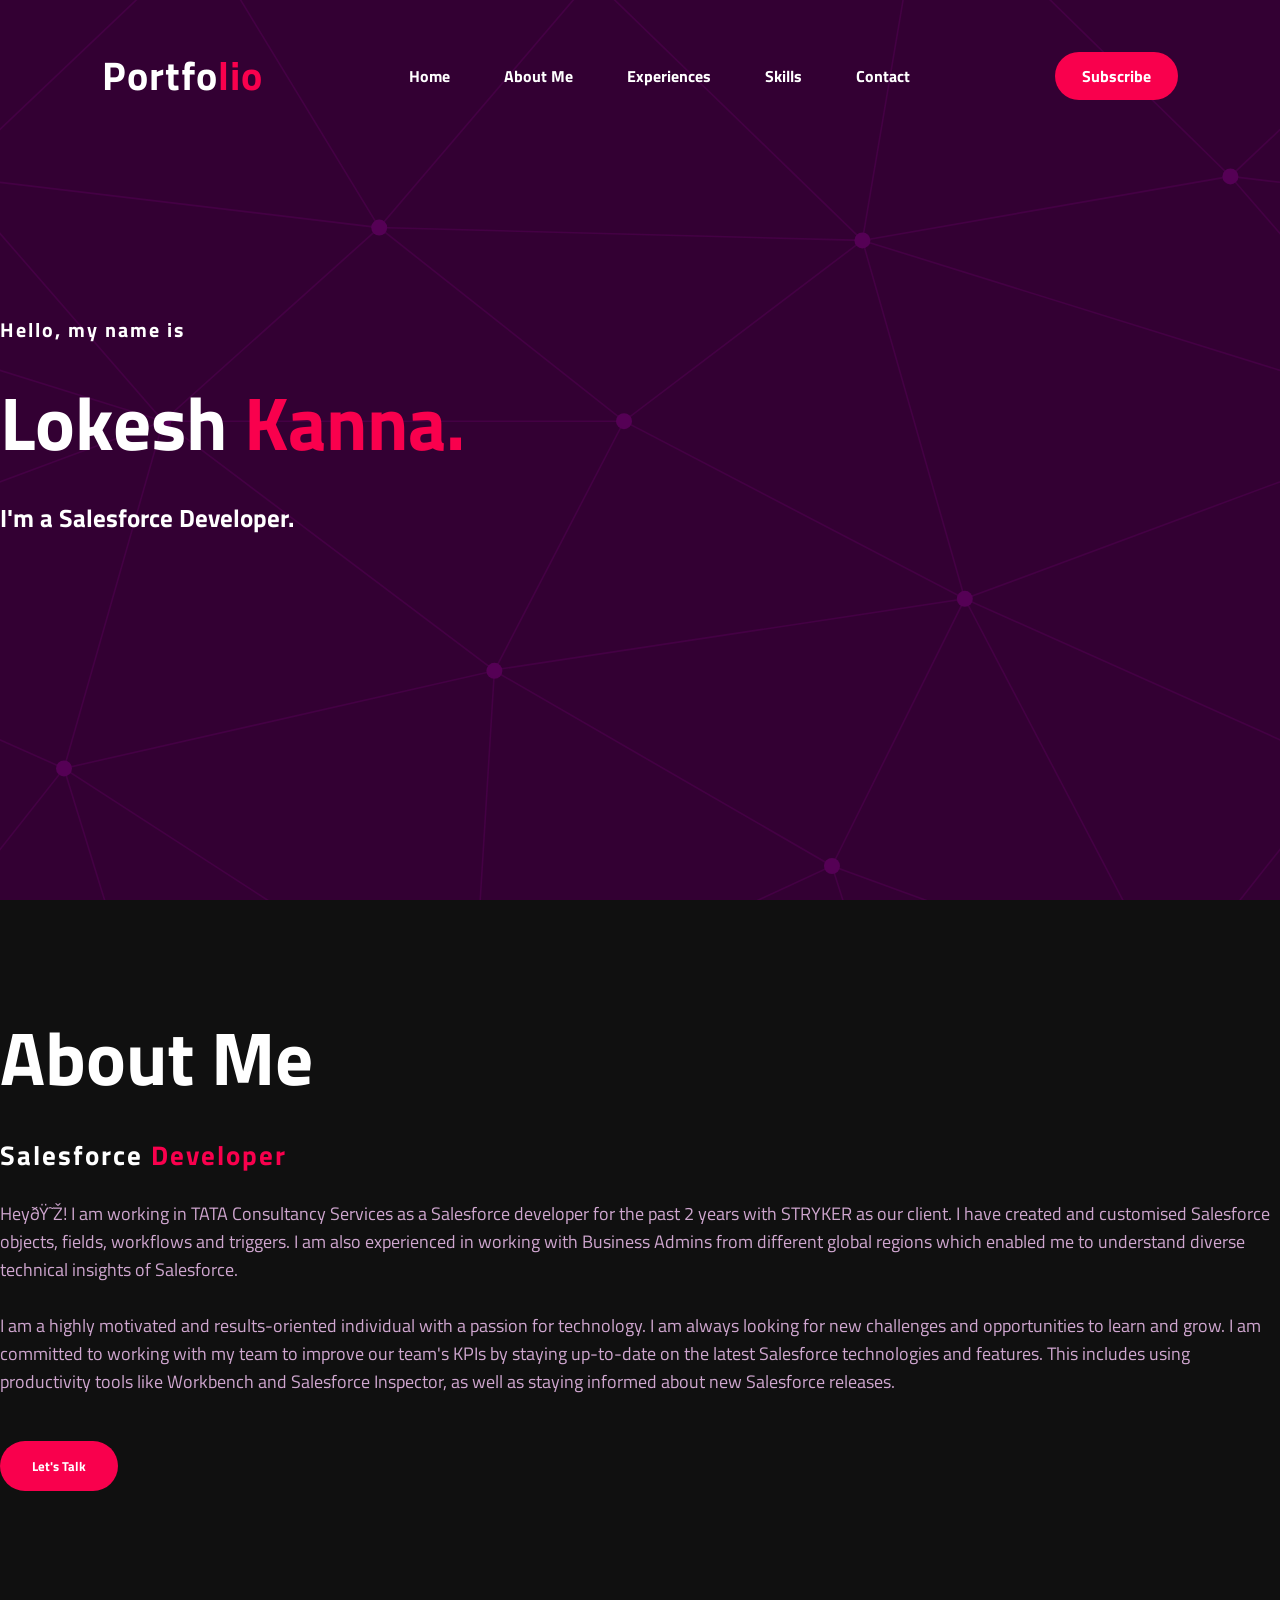
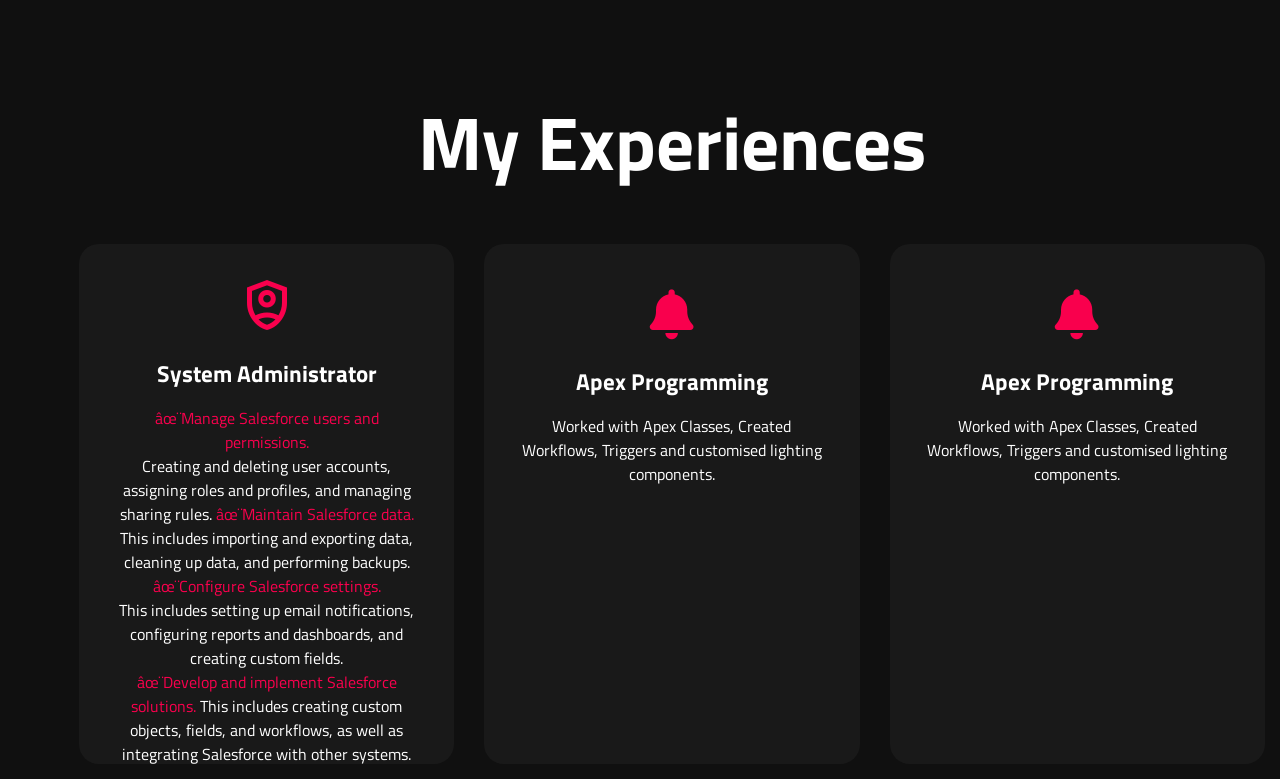
<file: index.html>
<!DOCTYPE html>
<html>
<head>
    <title>Portfolio website</title>
    <link rel="stylesheet" type="text/css" href="Style.css">
    <link rel="preconnect" href="https://fonts.googleapis.com">
    <link rel="preconnect" href="https://fonts.gstatic.com" crossorigin>
    <link href="https://fonts.googleapis.com/css2?family=Titillium+Web&display=swap" rel="stylesheet">
    <link rel="stylesheet" href="https://cdnjs.cloudflare.com/ajax/libs/font-awesome/6.4.0/css/all.min.css" integrity="sha512-iecdLmaskl7CVkqkXNQ/ZH/XLlvWZOJyj7Yy7tcenmpD1ypASozpmT/E0iPtmFIB46ZmdtAc9eNBvH0H/ZpiBw==" crossorigin="anonymous" referrerpolicy="no-referrer" />
    <link rel="stylesheet" href="https://fonts.googleapis.com/css2?family=Material+Symbols+Outlined:opsz,wght,FILL,GRAD@20..48,100..700,0..1,-50..200" />
</head>
<body>
    <!---Section 1--->
    <div class="hero">
        <nav>
            <h2 class="logo">Portfo<span>lio</span></h2>
            <ul>
            <li><a href="#">Home</a></li>
            <li><a href="#">About Me</a></li>
            <li><a href="#">Experiences</a></li>
            <li><a href="#">Skills</a></li>
            <li><a href="#">Contact</a></li>
            </ul>
            <a href="#" class="btn">Subscribe</a>
        </nav>
        <div class="content">
            <h4>Hello, my name is</h4>
            <h1>Lokesh <span> Kanna.</span></h1>
            <h3>I'm a Salesforce Developer.</h3>
            </div>
        </div>  
    </div>

    <!--About Section-->
    <section class = "about">
        <div class="main">
            <div class="about-text">
                <h2>About me</h2>
                <h5>Salesforce <span>Developer</span></h5>
                <p>Hey😎! I am working in TATA Consultancy Services as a Salesforce developer for the past 2 years with STRYKER as our client. I have created and customised Salesforce
                    objects, fields, workflows and triggers. I am also experienced in working with Business Admins from different global regions which enabled me to understand diverse technical insights of Salesforce. 
                    <br>
                    <br>
                    I am a highly motivated and results-oriented individual with a passion for technology. I am always looking for new challenges and opportunities to learn and grow.
                    I am committed to working with my team to improve our team's KPIs by staying up-to-date on the latest Salesforce technologies and features. This includes using productivity tools like Workbench and Salesforce Inspector, as well as staying informed about new Salesforce releases.
                </p>
                <button type="button">Let's Talk</a></button>
            </div>
        </div>
    </section>

    <!--Experince Section-->
    <div class="Experience">
        <div class="title">
            <h2>My Experiences</h2>
        </div>
        <div class ="box">
            <div class ="card">
                <style>
                    .material-symbols-outlined {
                      font-variation-settings:
                      'FILL' 0,
                      'wght' 400,
                      'GRAD' 0,
                      'opsz' 
                    }
                    </style>
                <br>
                <span class="material-symbols-outlined">shield_person</span>
                <h5><br>System Administrator</h5>
                <div class="Pra">
                <p><span>✨Manage Salesforce users and permissions.</span>
                    <br>
                    Creating and deleting user accounts, assigning roles and profiles, and managing sharing rules.</span>
                    <span>✨Maintain Salesforce data.</span>
                    <br>
                    This includes importing and exporting data, cleaning up data, and performing backups.
                    <span>✨Configure Salesforce settings.</p></span>
                    This includes setting up email notifications, configuring reports and dashboards, and creating custom fields.
                    <br>
                    <span>✨Develop and implement Salesforce solutions.</span>
                    This includes creating custom objects, fields, and workflows, as well as integrating Salesforce with other systems.
                    </p>            
                <p style="text-align:center">
                </div>
            </div>
            <div class ="card">
                <i class="fa-solid fa-bell"></i>
                <h5>Apex Programming</h5>
                <div class="Pra">
                <p>Worked with Apex Classes, Created Workflows, Triggers and customised lighting components.</p>            
                </div>
            </div>
            <div class ="card">
                <i class="fa-solid fa-bell"></i>
                <h5>Apex Programming</h5>
                <div class="Pra">
                <p>Worked with Apex Classes, Created Workflows, Triggers and customised lighting components.</p>            
                </div>
            </div>
        </div>
    </div>
</body>
</html>
</file>
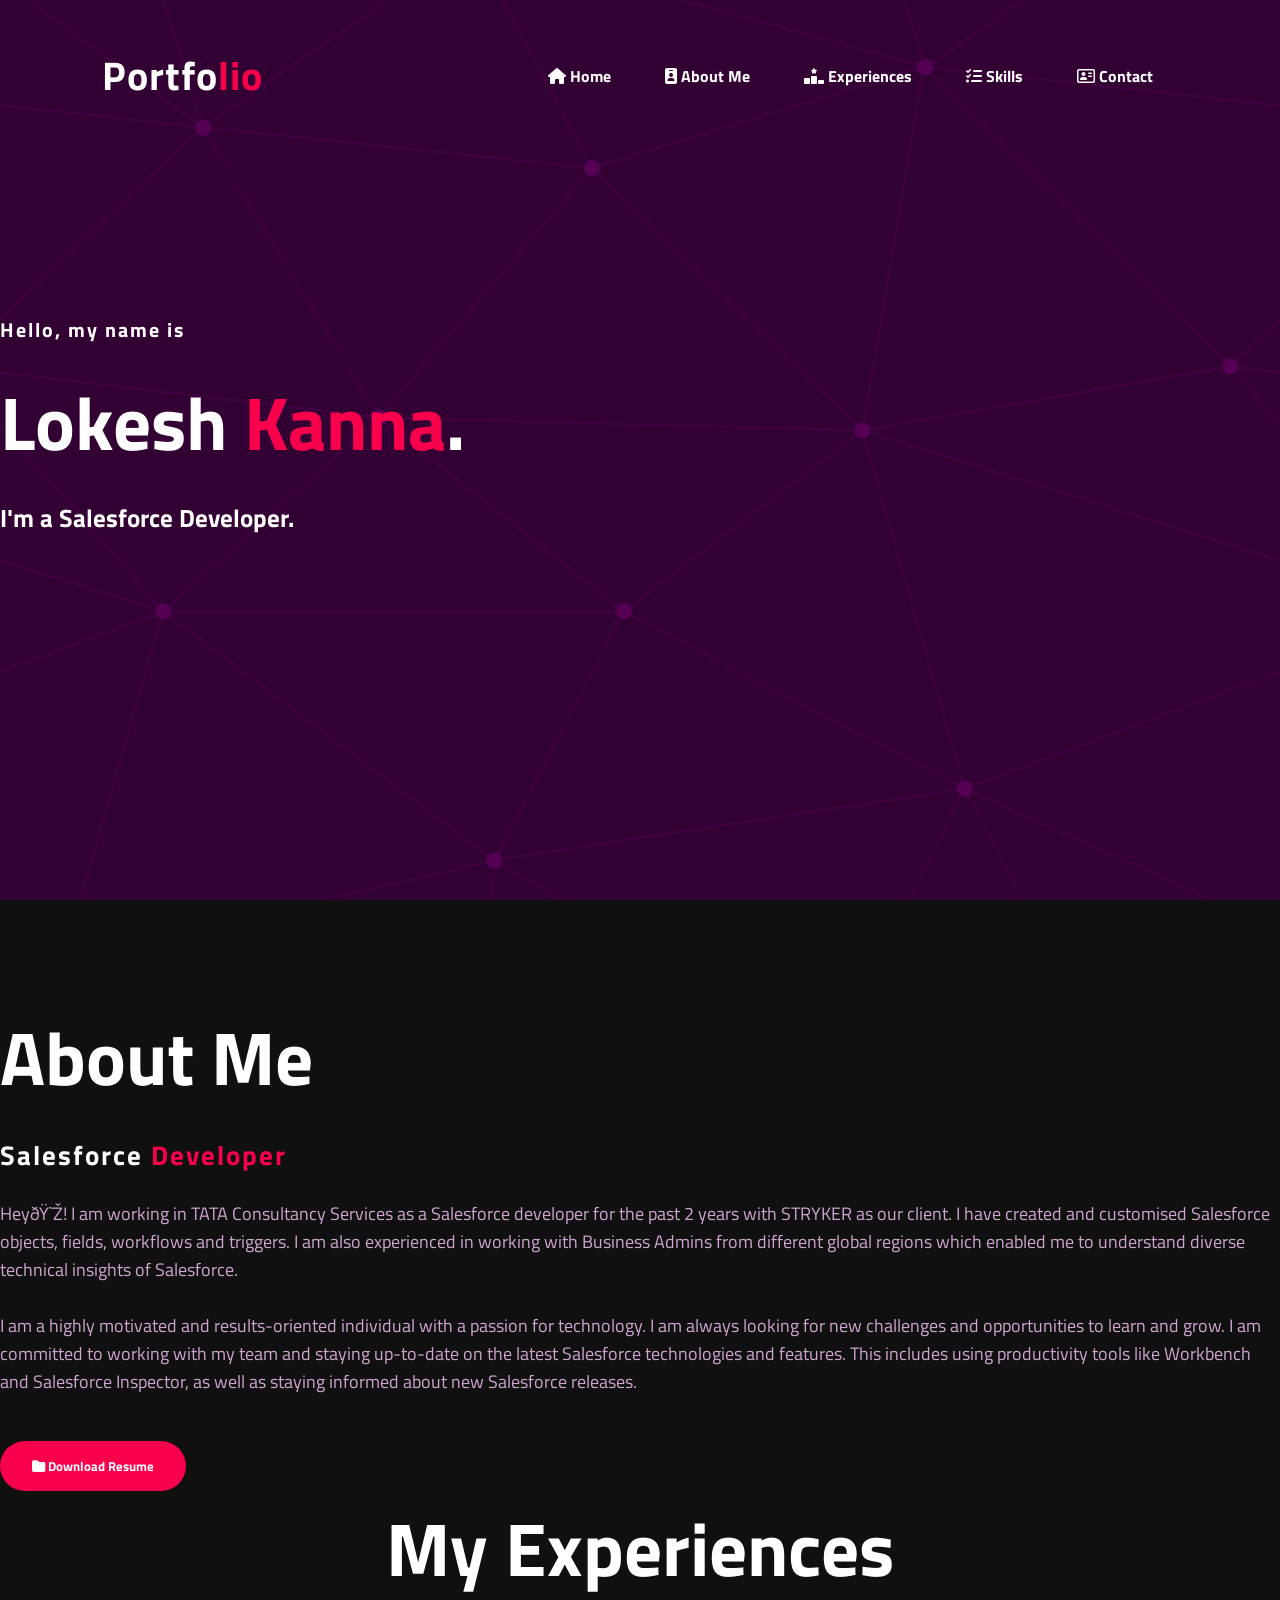
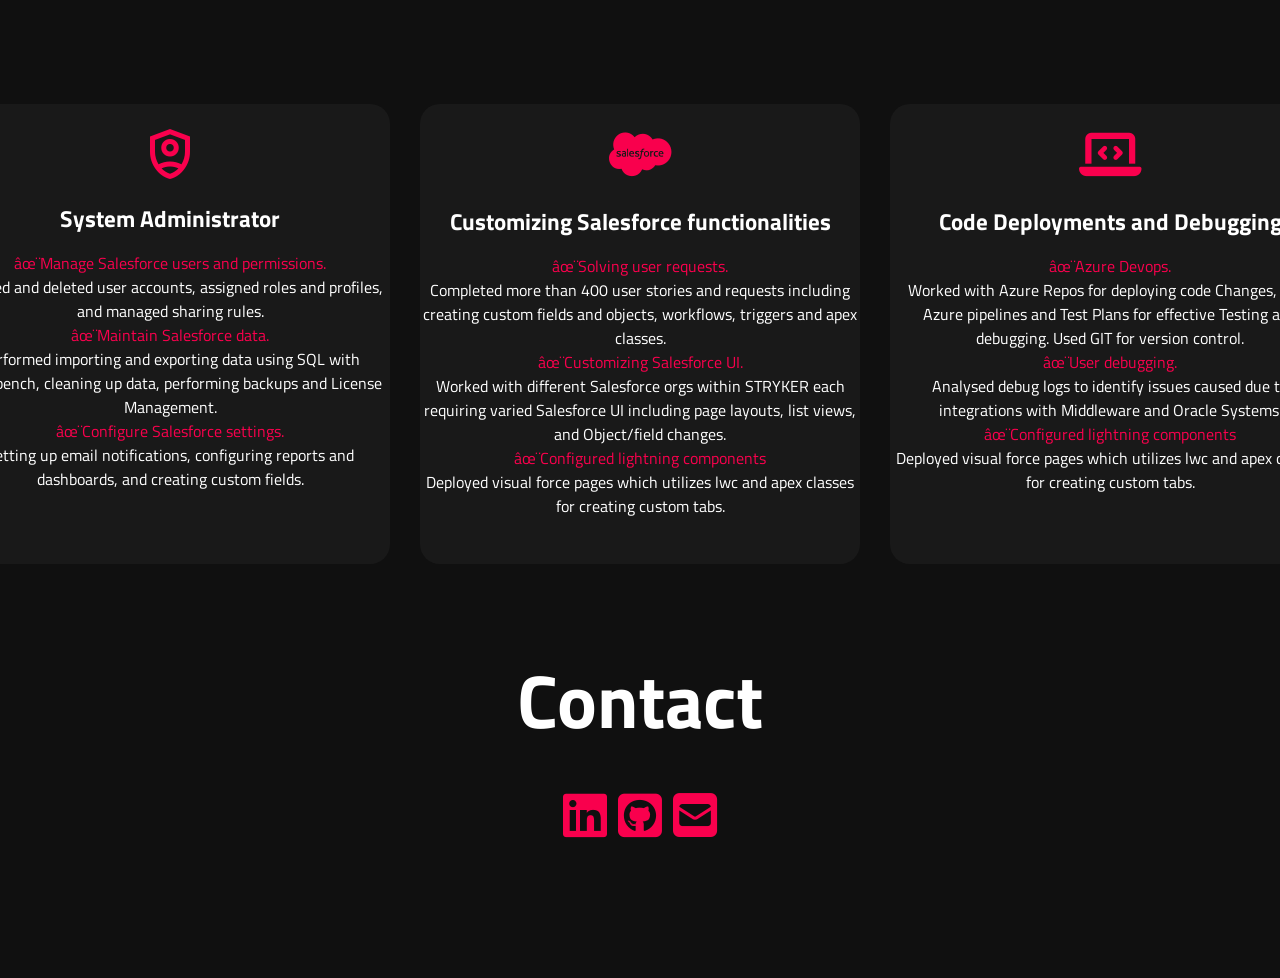
<file: Portfolio/index.html>
<!DOCTYPE html>
<html>
<head>
    <meta name="viewport" content="width=device-width, initial-scale=1.0">
    <title>Portfolio website</title>
    <link rel="stylesheet" type="text/css" href="Style.css">
    <link rel="preconnect" href="https://fonts.googleapis.com">
    <link rel="preconnect" href="https://fonts.gstatic.com" crossorigin>
    <link href="https://fonts.googleapis.com/css2?family=Titillium+Web&display=swap" rel="stylesheet">
    <link rel="stylesheet" href="https://cdnjs.cloudflare.com/ajax/libs/font-awesome/6.4.0/css/all.min.css" integrity="sha512-iecdLmaskl7CVkqkXNQ/ZH/XLlvWZOJyj7Yy7tcenmpD1ypASozpmT/E0iPtmFIB46ZmdtAc9eNBvH0H/ZpiBw==" crossorigin="anonymous" referrerpolicy="no-referrer" />
    <link href="https://fonts.googleapis.com/icon?family=Material+Icons"rel="stylesheet">
    <link rel="stylesheet" href="https://fonts.googleapis.com/css2?family=Material+Symbols+Outlined:opsz,wght,FILL,GRAD@20..48,100..700,0..1,-50..200" />
    <link rel="stylesheet" href="https://use.fortawesome.com/kits/1ce05b4b/publications/124411/woff2.css" media="all">
</head>
<body>
    <!---Section 1--->
    <section id="home">
    <div class="hero">
        <div class="Menu">
        <nav>
            <h2 class="logo">Portfo<span>lio</span></h2>
            <ul>
            <li><i class="fa fa-home"></i><a href="#home">&nbsp;Home</a></li>
            <li><i class="fa-solid fa-id-badge"></i><a href="#About">&nbsp;About Me</a></li>
            <li><i class="fa-solid fa-ranking-star"></i><a href="#Experience">&nbsp;Experiences</a></li>
            <li><i class="fa-solid fa-list-check"></i><a href="#Skills">&nbsp;Skills</a></li>
            <li><i class="fa-sharp fa-regular fa-address-card"></i>&nbsp;<a href="#contact">Contact</a></li>
            </ul>
        </nav>
        </div>
        <div class="content">
            <h4>Hello, my name is</h4>
            <h1>Lokesh<span> Kanna</span>.</h1>
            <h3>I'm a Salesforce Developer.</h3>
            </div>
        </div>  
    </div>
    </section>
    <!--About Section-->
    <section class = "about">
        <section id="About">
        <div class="main">
            <div class="about-text">
                <h2>About me</h2>
                <h5>Salesforce <span>Developer</span></h5>
                <p>Hey😎! I am working in TATA Consultancy Services as a Salesforce developer for the past 2 years with STRYKER as our client. I have created and customised Salesforce
                    objects, fields, workflows and triggers. I am also experienced in working with Business Admins from different global regions which enabled me to understand diverse technical insights of Salesforce. 
                    <br>
                    <br>
                    I am a highly motivated and results-oriented individual with a passion for technology. I am always looking for new challenges and opportunities to learn and grow.
                    I am committed to working with my team and staying up-to-date on the latest Salesforce technologies and features. This includes using productivity tools like Workbench and Salesforce Inspector, as well as staying informed about new Salesforce releases.
                </p>
                <form action="https://github.com/Lokeshkanna28/Lokeshkanna28.github.io/blob/main/Portfolio/Resume.pdf" download method="get" target="_blank">
                                      <button type="submit"><i class="fa fa-folder"></i>&nbsp;Download Resume</button>
                 </form>
            </div>
        </div>
    </section>
    <section id="Experience">
    <div class="title">
        <h2>My Experiences</h2>
    </div>
    <!--Experience Section-->
    <div class="Experience">
        <br>
        <div class ="box">
            <div class ="card">
                <style>
                    .material-symbols-outlined {
                      font-variation-settings:
                      'FILL' 0,
                      'wght' 400,
                      'GRAD' 0,
                      'opsz' 
                    }
                    </style>
                <br>
                <span class="material-symbols-outlined">shield_person</span>
                <h5><br>System Administrator</h5>
                <div class="Pra">
                <p><span>✨Manage Salesforce users and permissions.</span>
                    <br>
                    Created and deleted user accounts, assigned roles and profiles, and managed sharing rules.<br>
                    <span>✨Maintain Salesforce data.</span>
                    <br>
                    Performed importing and exporting data using SQL with Workbench, cleaning up data, performing backups and License Management.<br>
                    <span>✨Configure Salesforce settings.</p></span>
                    Setting up email notifications, configuring reports and dashboards, and creating custom fields.
                </p>          
                <p style="text-align:center">
                </div>
            </div>
            <div class ="card">
                <i class="fa-brands fa-salesforce"></i>
                <h5>Customizing Salesforce functionalities</h5>
                <div class="Pra">
                    <p><span>✨Solving user requests.</span>
                        <br>
                        Completed more than 400 user stories and requests including creating custom fields and objects, workflows, triggers and apex classes.<br>
                        <span>✨Customizing Salesforce UI.</span>
                        <br>
                        Worked with different Salesforce orgs within STRYKER each requiring varied Salesforce UI including page layouts, list views, and Object/field changes.<br>
                        <span>✨Configured lightning components </p></span>
                        Deployed visual force pages which utilizes lwc and apex classes for creating custom tabs.
                        </p>            
                    <p style="text-align:center">
                    </div>
            </div>
            <div class ="card">
                <i class="fa-solid fa-laptop-code"></i>
                <h5>Code Deployments and Debugging</h5>
                <div class="Pra">
                    <p><span>✨Azure Devops.</span>
                        <br>
                        Worked with Azure Repos for deploying code Changes, used Azure pipelines and Test Plans for effective Testing and debugging. Used GIT for version control.<br>
                        <span>✨User debugging.</span>
                        <br>
                        Analysed debug logs to identify issues caused due to integrations with Middleware and Oracle Systems.<br>
                        <span>✨Configured lightning components </p></span>
                        Deployed visual force pages which utilizes lwc and apex classes for creating custom tabs.
                        </p>            
                    <p style="text-align:center">            
                </div>
            </div>
        </div>
    </div>
    </section>
    <section id = "contact">
    <div class="Contact">
        <div class = "Heading">  
            <h2>Contact</h2>
        </div>
        <div class = "Links">    
            <a href="https://www.linkedin.com/in/lokeshkanna/"><i class="fa-brands fa-linkedin"></i></a>
            <a href="https://github.com/Lokeshkanna28"><i class="fa-brands fa-square-github"></i></a>
            <a href="mailto:lokesh.kanna.tech@gmail.com"><i class="fa-solid fa-square-envelope"></i></i></a>

        </div>
    </div>
    </section>
</body>
</html>
</file>
<file: Style.css>
*{
    padding: 0;
    margin: 0;
    font-family: 'Titillium Web', sans-serif;;
    box-sizing: border-box;
}
.hero{
    height: 100vh;
    width: 100%;
    background-image: url(../img/bg3.svg);
    background-size: cover;
    background-position: center;
}
nav{
    display: flex;
    align-items: center;
    justify-content: space-between;
    padding-top: 45px;
    padding-left: 8%;
    padding-right: 8%;
}
.logo{
    color: white;
    font-size: 40px;
    letter-spacing: 1px;
    cursor: pointer;
}
.material-symbols-outlined{
    padding-top: 3px;
    transform: scale(2.5);
    align-items: vertical;
    translate: center;
  }
span{
    color: #f9004d;
}
nav ul li{
    list-style-type: none;
    display: inline-block;
    padding: 10px 25px;
}
nav ul li a{
    color: white;
    text-decoration: none;
    font-weight: bold;
    text-transform: capitalize;
}
nav ul li a:hover{
    color: #f9004d;
    transition: .45;
}
.btn{
    background-color: #f9004d;
    color: white;
    text-decoration: none;
    border: 2px solid transparent;
    font-weight: bold;
    padding: 10px 25px;
    border-radius: 30px;
    transition: transform .4s;
}
.btn:hover{
    transform: scale(1.2);
}
.content{
    position: absolute;
    top: 50%;
    transform: translatey(-50%); 
}
h1{
    color: white;
    margin: 20px 0px 20px;
    font-size: 75px;
}
h3{
    color:white;
    font-size: 25px;
    margin-bottom:  50px;
}
h4{
    color:white;
    letter-spacing: 2px;
    font-size: 20px;
}
.newsletter form{
    width: 380px;
    max-width: 100%;
    position: relative;
}
.newsletter form input:first-child{
    display: inline-block;
    width: 100%;
    padding: 14px 130px 14px 15px;
    border: 2px solid #f9004d;
    outline: none;
    border-radius: 30px;
}
.newsletter form input:last-child{
    position: absoute;
    display: inline-block;
    outline: none;
    padding: 10px 30px;
    border-radius:30px ;
    background-color: #f9004d;
    color: white;
    box-shadow: 0px 0px 5px #000, 0px 0px 15px #858585;
    top: 6px;
    right: 6px;
}
.about{
    width: 100%;
    padding: 100px 0px;
    background-color: #101010;
}
.mailing{
    width: 1130px;
    max-width: 0 auto;
    margin: 0 auto;
    display: flex;
    align-items: center;
    justify-content: space-around;
}
.about h2{
    color: white;
    font-size: 75px;
    text-transform: capitalize;
    margin-bottom: 20px; 
}
.about-text h5{
    color: white;
    letter-spacing: 2px;
    font-size: 27px;
    margin-bottom: 25px;
    text-transform: capitalize;
}
.about-text p{
    color: #fcfc;
    line-height: 28px;
    font-size: 18px;
    margin-bottom: 45px;  
}
button{
    background-color:#f9004d;
    color: white;
    text-decoration: none;
    border: 2px solid transparent;
    font-weight: bold;
    padding: 13px 30px;
    border-radius:30px;
    transition: .4s;
}
button:hover{
    background-color: transparent;
    border: 2px solid #f9004d;
    cursor: pointer;
}
.Experience{
    background: #101010;
    width: 100%;
    padding-left: 5%;
    padding-top: 5%;
    align-items: horizontal center;
}
.title h2{
    color: white;
    font-size: 75px;
    width: 1130px;
    margin: 30px auto;
    text-align: center;
}
.box{
    display: flex;
    justify-content: horizontally;
    align-items: horizontal;
    min-height: 400px;
    color: white;
}
.card{
    height: 520px;
    width: 400px;
    padding: 20px 35px;
    background: #191919;
    border-radius: 20px;
    margin: 15px;
    position: relative;
    overflow: hidden;
    text-align: center;
    justify-content: vertical;
    align-items: center;
}
.card i{
    font-size: 50px;
    display: block;
    text-align: center;
    margin: 25px 0px;
    color: #f9004d
}
h5{
    color: white;
    font-size: 23px;
    margin-bottom: 15px;
}
</file>
<file: Portfolio/Style.css>
*{
    padding: 0;
    margin: 0;
    font-family: 'Titillium Web', sans-serif;;
    box-sizing: border-box;
}
.hero{
    height: 100vh;
    width: 100%;
    background-image: url("bg3.svg");
    background-size: cover;
    background-position: flex-center;
}
nav{
    display: flex;
    align-items: center;
    justify-content: space-between;
    padding-top: 45px;
    padding-left: 8%;
    padding-right: 8%;
}
.logo{
    color: white;
    font-size: 40px;
    letter-spacing: 1px;
    cursor: pointer;
}
.hero i{
    color: white;
}
.material-symbols-outlined{
    cursor: none;
    padding-top: 7.5px;
    bottom: 30px;
    transform: scale(2.5);
    align-items: vertical;
    translate: center;
  }
span{
    color: #f9004d;
}
nav ul li{
    list-style-type: none;
    display: inline-block;
    padding: 10px 25px;
}
nav ul li a{
    color: white;
    text-decoration: none;
    font-weight: bold;
    text-transform: capitalize;
}
nav ul li a:hover{
    color: #f9004d;
    transition: .45;
}
.btn{
    background-color: #f9004d;
    color: white;
    text-decoration: none;
    border: 2px solid transparent;
    font-weight: bold;
    padding: 10px 25px;
    border-radius: 30px;
    transition: transform .4s;
}
.btn:hover{
    transform: scale(1.2);
}
.content{
    position: absolute;
    top: 50%;
    transform: translatey(-50%); 
}
h1{
    color: white;
    margin: 20px 0px 20px;
    font-size: 75px;
}
h3{
    color:white;
    font-size: 25px;
    margin-bottom:  50px;
}
h4{
    color:white;
    letter-spacing: 2px;
    font-size: 20px;
}
.newsletter form{
    width: 380px;
    max-width: 100%;
    position: relative;
}
.newsletter form input:first-child{
    display: inline-block;
    width: 100%;
    padding: 14px 130px 14px 15px;
    border: 2px solid #f9004d;
    outline: none;
    border-radius: 30px;
}
.newsletter form input:last-child{
    position: absoute;
    display: inline-block;
    outline: none;
    padding: 10px 30px;
    border-radius:30px ;
    background-color: #f9004d;
    color: white;
    box-shadow: 0px 0px 5px #000, 0px 0px 15px #858585;
    top: 6px;
    right: 6px;
}
.about{
    width: 100%;
    padding: 100px 0px;
    background-color: #101010;
}
.about h2{
    color: white;
    font-size: 75px;
    text-transform: capitalize;
    margin-bottom: 20px; 
}
.about-text h5{
    color: white;
    letter-spacing: 2px;
    font-size: 27px;
    margin-bottom: 25px;
    text-transform: capitalize;
}
.about-text p{
    color: #fcfc;
    line-height: 28px;
    font-size: 18px;
    margin-bottom: 45px;  
}
.about-text a{
    color: white;
    text-decoration:none;
}
button{
    background-color:#f9004d;
    color: white;
    text-decoration: none;
    border: 2px solid transparent;
    font-weight: bold;
    padding: 13px 30px;
    border-radius:30px;
    transition: .4s;
}
button:fa-duotone fa-download{
    font-size: 20px;
}
button:hover{
    background-color: transparent;
    border: 2px solid #f9004d;
    cursor: pointer;
}
.Experience{
    background: #101010;
    width: 100%;
    padding-top: 5%;
    align-items: center;
    display: flex;
    justify-content: center;
    transform: translate(x,y);
}
.title{
    background-color: #101010;
    color: white;
    font-size: 75px;
    text-align: center;
}
.box{
    display: flex;
    align-items: center;
    min-height: 400px;
    color: white;
}
.card{
    height: 460px;
    width: 440px;
    overflow: hidden;
    background: #191919;
    border-radius: 20px;
    margin: 15px;
    text-align: center;
    justify-content: vertical;
    align-items: center;
    translate: X,Y;
}
.card i{
    font-size: 50px;
    display: block;
    text-align: center;
    margin: 25px 0px;
    color: #f9004d;
}
h5{
    color: white;
    font-size: 23px;
    margin-bottom: 15px;
}
.Contact{
    padding-top: 5%;
    margin-bottom: 25px;
    text-decoration: none !important;
}
.Heading h2{
    text-align: center;
    justify-content: vertical;
    align-items: center;
}
.Links{
    text-decoration: none;
    font-size: 50px;;
    color: #f9004d;
    text-align: center;
    justify-content: horizontal;
    align-items: center;   

}
.Links i{
    text-decoration: none;
    color: #f9004d;
}
</file>
